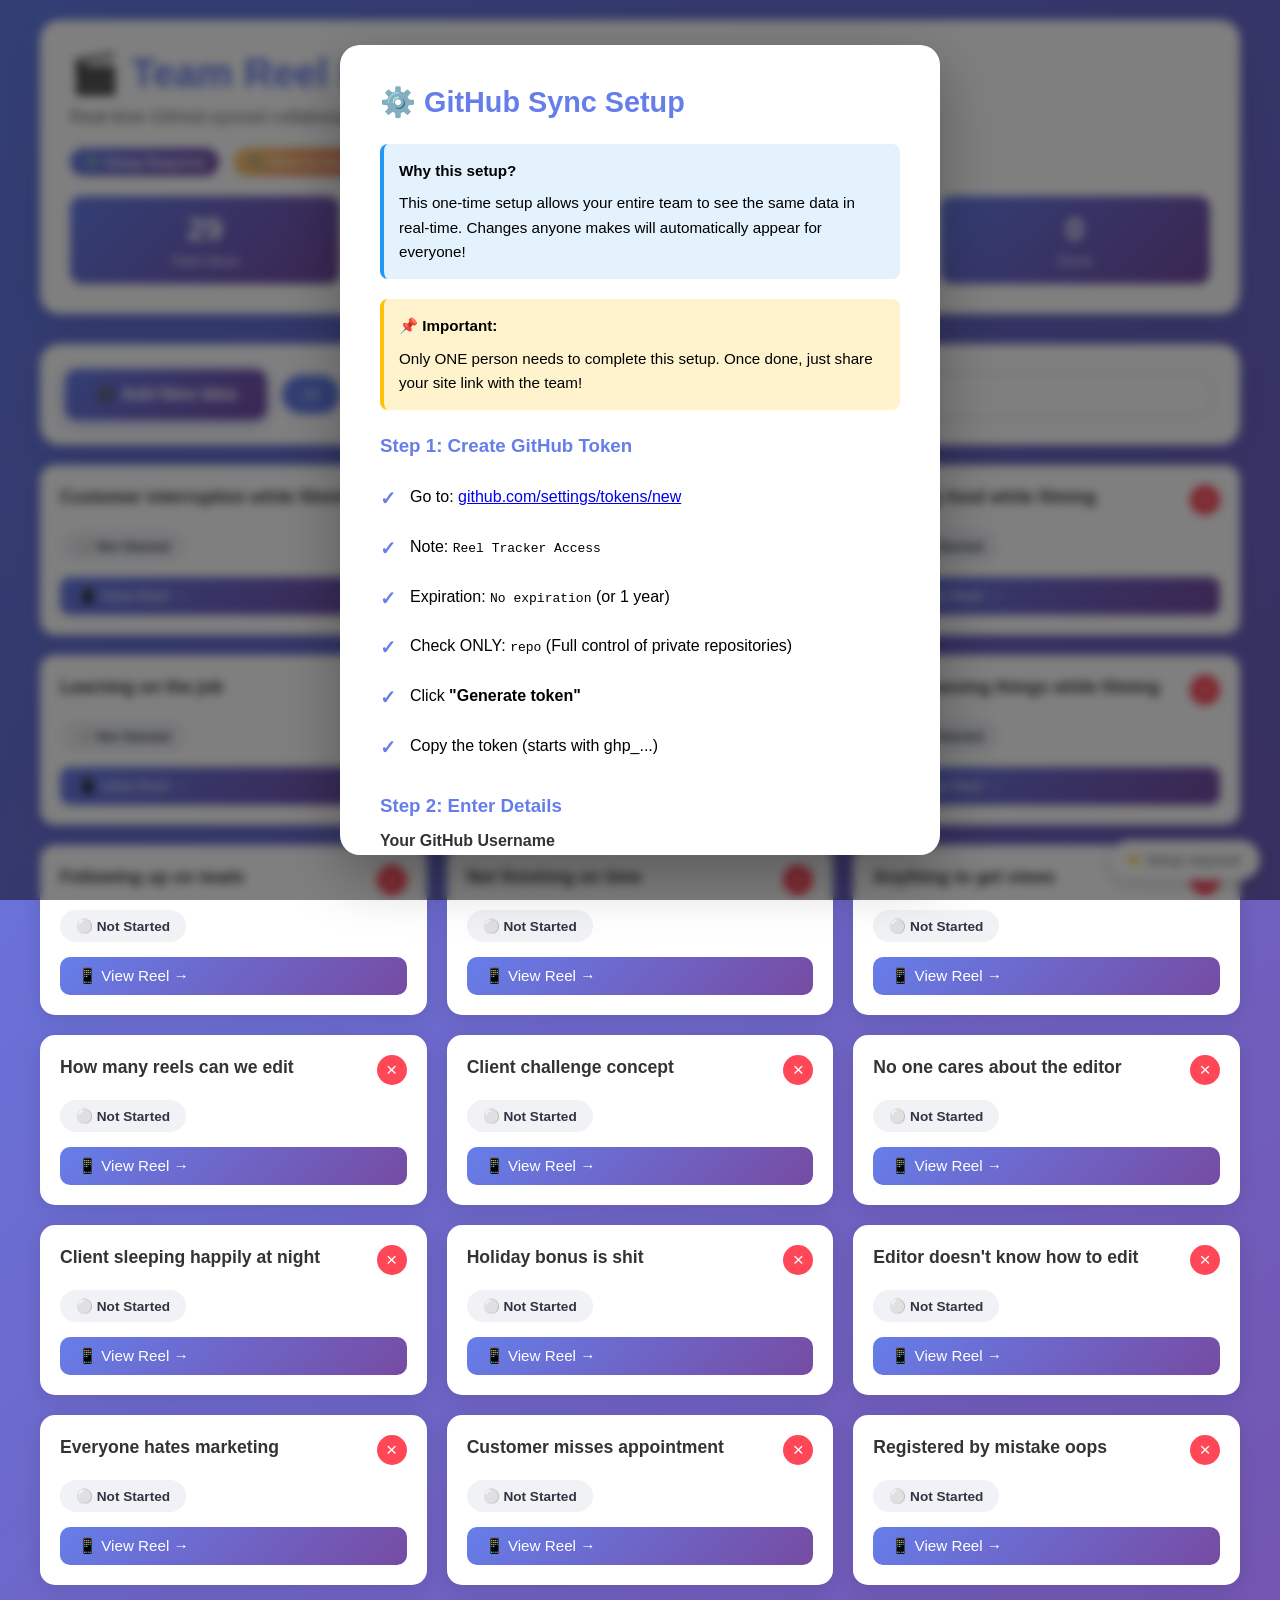
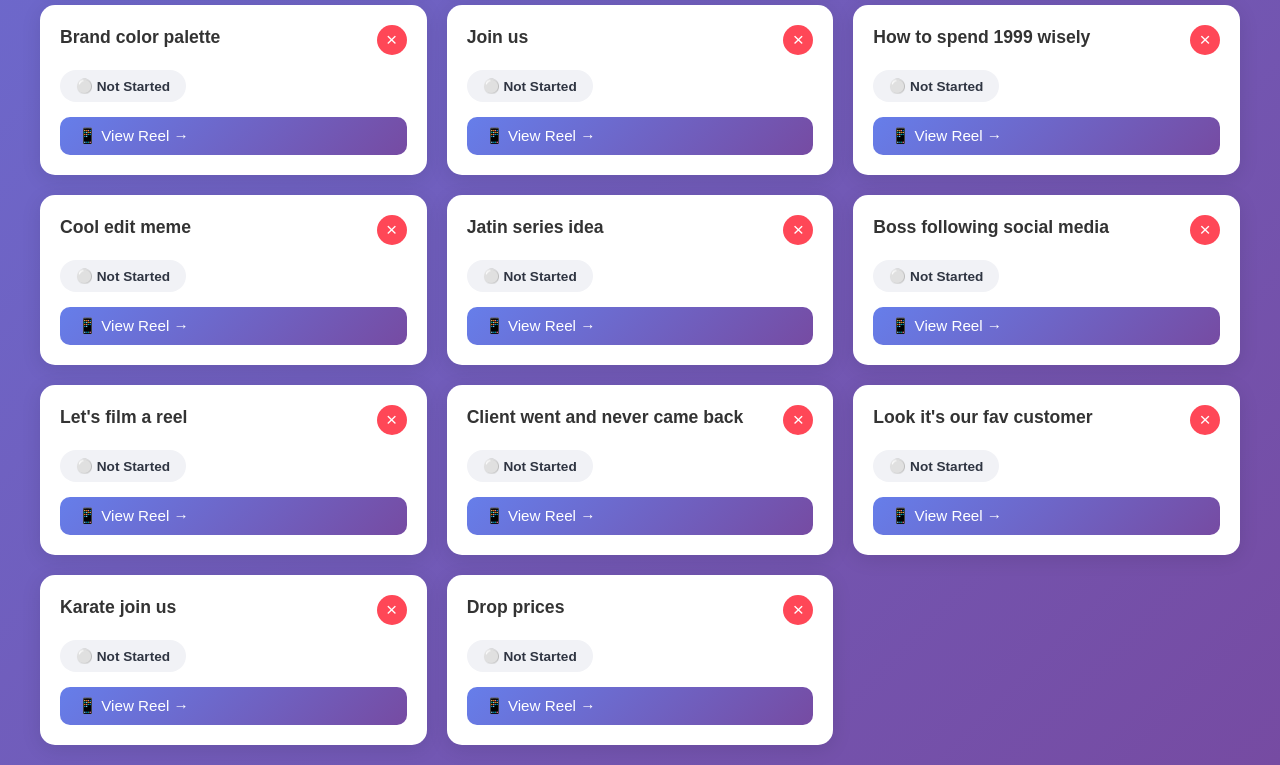
<file: index.html>
<!DOCTYPE html>
<html lang="en">
<head>
    <meta charset="UTF-8">
    <meta name="viewport" content="width=device-width, initial-scale=1.0">
    <title>Team Reel Ideas Tracker</title>
    <style>
        * {
            margin: 0;
            padding: 0;
            box-sizing: border-box;
        }

        body {
            font-family: -apple-system, BlinkMacSystemFont, 'Segoe UI', Roboto, 'Helvetica Neue', Arial, sans-serif;
            background: linear-gradient(135deg, #667eea 0%, #764ba2 100%);
            min-height: 100vh;
            padding: 20px;
        }

        .container {
            max-width: 1200px;
            margin: 0 auto;
        }

        .header {
            background: white;
            padding: 30px;
            border-radius: 20px;
            box-shadow: 0 10px 40px rgba(0,0,0,0.1);
            margin-bottom: 30px;
        }

        h1 {
            color: #667eea;
            font-size: 2.5em;
            margin-bottom: 10px;
        }

        .subtitle {
            color: #666;
            font-size: 1.1em;
        }

        .team-badge {
            display: inline-block;
            background: linear-gradient(135deg, #667eea 0%, #764ba2 100%);
            color: white;
            padding: 6px 14px;
            border-radius: 20px;
            font-size: 0.85em;
            font-weight: 600;
            margin-top: 10px;
            margin-right: 10px;
        }

        .setup-badge {
            background: linear-gradient(135deg, #fdcb6e 0%, #e17055 100%);
            cursor: pointer;
        }

        .setup-badge:hover {
            transform: scale(1.05);
            transition: transform 0.2s;
        }

        .stats {
            display: flex;
            gap: 20px;
            margin-top: 20px;
            flex-wrap: wrap;
        }

        .stat-card {
            background: linear-gradient(135deg, #667eea 0%, #764ba2 100%);
            color: white;
            padding: 15px 25px;
            border-radius: 12px;
            flex: 1;
            min-width: 150px;
            text-align: center;
        }

        .stat-number {
            font-size: 2em;
            font-weight: bold;
        }

        .stat-label {
            font-size: 0.9em;
            opacity: 0.9;
            margin-top: 5px;
        }

        .controls {
            background: white;
            padding: 25px;
            border-radius: 20px;
            box-shadow: 0 10px 40px rgba(0,0,0,0.1);
            margin-bottom: 20px;
            display: flex;
            gap: 15px;
            flex-wrap: wrap;
            align-items: center;
        }

        .add-btn {
            background: linear-gradient(135deg, #667eea 0%, #764ba2 100%);
            color: white;
            border: none;
            padding: 15px 30px;
            border-radius: 12px;
            font-size: 1.1em;
            font-weight: 600;
            cursor: pointer;
            transition: all 0.3s;
            box-shadow: 0 4px 15px rgba(102, 126, 234, 0.4);
        }

        .add-btn:hover {
            transform: translateY(-2px);
            box-shadow: 0 6px 20px rgba(102, 126, 234, 0.6);
        }

        .add-btn:disabled {
            opacity: 0.5;
            cursor: not-allowed;
        }

        .filter-group {
            display: flex;
            gap: 10px;
            flex-wrap: wrap;
            flex: 1;
        }

        .filter-btn {
            padding: 10px 20px;
            border: 2px solid #e0e0e0;
            background: white;
            border-radius: 25px;
            cursor: pointer;
            transition: all 0.3s;
            font-weight: 500;
        }

        .filter-btn.active {
            background: #667eea;
            color: white;
            border-color: #667eea;
        }

        .search-box {
            flex: 1;
            min-width: 200px;
            padding: 12px 20px;
            border: 2px solid #e0e0e0;
            border-radius: 25px;
            font-size: 1em;
            outline: none;
            transition: border-color 0.3s;
        }

        .search-box:focus {
            border-color: #667eea;
        }

        .reels-grid {
            display: grid;
            grid-template-columns: repeat(auto-fill, minmax(350px, 1fr));
            gap: 20px;
        }

        .reel-card {
            background: white;
            border-radius: 15px;
            padding: 20px;
            box-shadow: 0 4px 20px rgba(0,0,0,0.1);
            transition: all 0.3s;
            display: flex;
            flex-direction: column;
            gap: 15px;
        }

        .reel-card:hover {
            transform: translateY(-5px);
            box-shadow: 0 8px 30px rgba(0,0,0,0.15);
        }

        .reel-header {
            display: flex;
            justify-content: space-between;
            align-items: flex-start;
            gap: 10px;
        }

        .reel-description {
            font-size: 1.1em;
            font-weight: 600;
            color: #333;
            flex: 1;
            line-height: 1.4;
        }

        .delete-btn {
            background: #ff4757;
            color: white;
            border: none;
            width: 30px;
            height: 30px;
            border-radius: 50%;
            cursor: pointer;
            font-size: 1.2em;
            display: flex;
            align-items: center;
            justify-content: center;
            transition: all 0.3s;
            flex-shrink: 0;
        }

        .delete-btn:hover {
            background: #ff3838;
            transform: scale(1.1);
        }

        .status-badge {
            display: inline-block;
            padding: 8px 16px;
            border-radius: 20px;
            font-size: 0.85em;
            font-weight: 600;
            cursor: pointer;
            transition: all 0.3s;
            user-select: none;
        }

        .status-not-started {
            background: #f1f2f6;
            color: #2f3542;
        }

        .status-in-progress {
            background: #ffeaa7;
            color: #d63031;
        }

        .status-done {
            background: #55efc4;
            color: #00b894;
        }

        .status-badge:hover {
            transform: scale(1.05);
            box-shadow: 0 2px 8px rgba(0,0,0,0.1);
        }

        .link-btn {
            display: inline-flex;
            align-items: center;
            gap: 8px;
            padding: 10px 18px;
            background: linear-gradient(135deg, #667eea 0%, #764ba2 100%);
            color: white;
            text-decoration: none;
            border-radius: 10px;
            font-weight: 500;
            transition: all 0.3s;
            font-size: 0.95em;
        }

        .link-btn:hover {
            transform: translateX(5px);
            box-shadow: 0 4px 15px rgba(102, 126, 234, 0.4);
        }

        .modal {
            display: none;
            position: fixed;
            top: 0;
            left: 0;
            width: 100%;
            height: 100%;
            background: rgba(0,0,0,0.5);
            backdrop-filter: blur(5px);
            z-index: 1000;
            align-items: center;
            justify-content: center;
        }

        .modal.active {
            display: flex;
        }

        .modal-content {
            background: white;
            padding: 40px;
            border-radius: 20px;
            max-width: 600px;
            width: 90%;
            max-height: 90vh;
            overflow-y: auto;
            box-shadow: 0 20px 60px rgba(0,0,0,0.3);
        }

        .modal-header {
            font-size: 1.8em;
            color: #667eea;
            margin-bottom: 25px;
            font-weight: 700;
        }

        .form-group {
            margin-bottom: 20px;
        }

        .form-label {
            display: block;
            margin-bottom: 8px;
            font-weight: 600;
            color: #333;
        }

        .form-input {
            width: 100%;
            padding: 12px 16px;
            border: 2px solid #e0e0e0;
            border-radius: 10px;
            font-size: 1em;
            outline: none;
            transition: border-color 0.3s;
        }

        .form-input:focus {
            border-color: #667eea;
        }

        .form-buttons {
            display: flex;
            gap: 10px;
            margin-top: 30px;
        }

        .btn {
            flex: 1;
            padding: 14px;
            border: none;
            border-radius: 10px;
            font-size: 1em;
            font-weight: 600;
            cursor: pointer;
            transition: all 0.3s;
        }

        .btn-primary {
            background: linear-gradient(135deg, #667eea 0%, #764ba2 100%);
            color: white;
        }

        .btn-primary:hover {
            transform: translateY(-2px);
            box-shadow: 0 4px 15px rgba(102, 126, 234, 0.4);
        }

        .btn-secondary {
            background: #f1f2f6;
            color: #2f3542;
        }

        .btn-secondary:hover {
            background: #dfe4ea;
        }

        .empty-state {
            text-align: center;
            padding: 60px 20px;
            color: white;
            background: rgba(255,255,255,0.1);
            border-radius: 20px;
            backdrop-filter: blur(10px);
        }

        .empty-state-icon {
            font-size: 4em;
            margin-bottom: 20px;
        }

        .empty-state-text {
            font-size: 1.3em;
            margin-bottom: 10px;
        }

        .loading {
            text-align: center;
            padding: 60px 20px;
            color: white;
            background: rgba(255,255,255,0.1);
            border-radius: 20px;
            backdrop-filter: blur(10px);
            font-size: 1.2em;
        }

        .info-box {
            background: #e3f2fd;
            border-left: 4px solid #2196f3;
            padding: 15px;
            border-radius: 8px;
            margin-bottom: 20px;
            font-size: 0.95em;
            line-height: 1.6;
        }

        .warning-box {
            background: #fff3cd;
            border-left: 4px solid #ffc107;
            padding: 15px;
            border-radius: 8px;
            margin-bottom: 20px;
            font-size: 0.95em;
            line-height: 1.6;
        }

        .success-box {
            background: #d4edda;
            border-left: 4px solid #28a745;
            padding: 15px;
            border-radius: 8px;
            margin-bottom: 20px;
            font-size: 0.95em;
            line-height: 1.6;
        }

        .info-box strong, .warning-box strong, .success-box strong {
            display: block;
            margin-bottom: 8px;
        }

        .setup-steps {
            list-style: none;
            padding: 0;
        }

        .setup-steps li {
            padding: 12px 0;
            padding-left: 30px;
            position: relative;
            line-height: 1.6;
        }

        .setup-steps li:before {
            content: "✓";
            position: absolute;
            left: 0;
            color: #667eea;
            font-weight: bold;
            font-size: 1.2em;
        }

        .code-box {
            background: #f5f5f5;
            padding: 12px;
            border-radius: 8px;
            font-family: 'Courier New', monospace;
            font-size: 0.9em;
            margin: 10px 0;
            overflow-x: auto;
        }

        .sync-indicator {
            position: fixed;
            bottom: 20px;
            right: 20px;
            background: white;
            padding: 12px 20px;
            border-radius: 25px;
            box-shadow: 0 4px 15px rgba(0,0,0,0.2);
            font-size: 0.9em;
            color: #666;
            display: flex;
            align-items: center;
            gap: 8px;
            z-index: 100;
        }

        .sync-dot {
            width: 8px;
            height: 8px;
            border-radius: 50%;
            background: #55efc4;
        }

        .sync-dot.syncing {
            animation: pulse 1s infinite;
        }

        .sync-dot.error {
            background: #ff4757;
        }

        @keyframes pulse {
            0%, 100% { opacity: 1; transform: scale(1); }
            50% { opacity: 0.5; transform: scale(1.2); }
        }

        @media (max-width: 768px) {
            h1 {
                font-size: 2em;
            }

            .reels-grid {
                grid-template-columns: 1fr;
            }

            .controls {
                flex-direction: column;
                align-items: stretch;
            }

            .filter-group {
                width: 100%;
            }
        }
    </style>
</head>
<body>
    <div class="container">
        <div class="header">
            <h1>🎬 Team Reel Ideas Tracker</h1>
            <p class="subtitle">Real-time GitHub-synced collaboration</p>
            <div style="margin-top: 10px;">
                <span class="team-badge" id="statusBadge">⚙️ Setup Required</span>
                <span class="team-badge setup-badge" onclick="openSetupModal()" id="setupBadge">🔧 Click to Setup</span>
            </div>
            <div class="stats">
                <div class="stat-card">
                    <div class="stat-number" id="totalCount">0</div>
                    <div class="stat-label">Total Ideas</div>
                </div>
                <div class="stat-card">
                    <div class="stat-number" id="notStartedCount">0</div>
                    <div class="stat-label">Not Started</div>
                </div>
                <div class="stat-card">
                    <div class="stat-number" id="inProgressCount">0</div>
                    <div class="stat-label">In Progress</div>
                </div>
                <div class="stat-card">
                    <div class="stat-number" id="doneCount">0</div>
                    <div class="stat-label">Done</div>
                </div>
            </div>
        </div>

        <div class="controls">
            <button class="add-btn" onclick="openAddModal()" id="addButton">➕ Add New Idea</button>
            <div class="filter-group">
                <button class="filter-btn active" data-filter="all">All</button>
                <button class="filter-btn" data-filter="not-started">Not Started</button>
                <button class="filter-btn" data-filter="in-progress">In Progress</button>
                <button class="filter-btn" data-filter="done">Done</button>
            </div>
            <input type="text" class="search-box" id="searchBox" placeholder="🔍 Search ideas...">
        </div>

        <div class="reels-grid" id="reelsGrid">
            <div class="loading">Initializing...</div>
        </div>
    </div>

    <div class="sync-indicator" id="syncIndicator">
        <div class="sync-dot" id="syncDot"></div>
        <span id="syncText">Not configured</span>
    </div>

    <div class="modal" id="setupModal">
        <div class="modal-content">
            <div class="modal-header">⚙️ GitHub Sync Setup</div>
            
            <div class="info-box">
                <strong>Why this setup?</strong>
                This one-time setup allows your entire team to see the same data in real-time. Changes anyone makes will automatically appear for everyone!
            </div>

            <div class="warning-box">
                <strong>📌 Important:</strong> Only ONE person needs to complete this setup. Once done, just share your site link with the team!
            </div>

            <h3 style="margin: 25px 0 15px 0; color: #667eea;">Step 1: Create GitHub Token</h3>
            <ol class="setup-steps">
                <li>Go to: <a href="https://github.com/settings/tokens/new" target="_blank">github.com/settings/tokens/new</a></li>
                <li>Note: <code>Reel Tracker Access</code></li>
                <li>Expiration: <code>No expiration</code> (or 1 year)</li>
                <li>Check ONLY: <code>repo</code> (Full control of private repositories)</li>
                <li>Click <strong>"Generate token"</strong></li>
                <li>Copy the token (starts with ghp_...)</li>
            </ol>

            <h3 style="margin: 25px 0 15px 0; color: #667eea;">Step 2: Enter Details</h3>
            <form id="setupForm">
                <div class="form-group">
                    <label class="form-label">Your GitHub Username</label>
                    <input type="text" class="form-input" id="githubUsername" placeholder="jk7831" required>
                </div>
                <div class="form-group">
                    <label class="form-label">Repository Name</label>
                    <input type="text" class="form-input" id="repoName" placeholder="jk7831.github.io" required>
                </div>
                <div class="form-group">
                    <label class="form-label">GitHub Token</label>
                    <input type="password" class="form-input" id="githubToken" placeholder="ghp_xxxxxxxxxxxx" required>
                </div>
                <div class="form-buttons">
                    <button type="submit" class="btn btn-primary">✅ Save & Activate</button>
                    <button type="button" class="btn btn-secondary" onclick="closeSetupModal()">Cancel</button>
                </div>
            </form>

            <div class="success-box" style="margin-top: 20px; display: none;" id="setupSuccess">
                <strong>✅ Success!</strong>
                Your tracker is now synced with GitHub. All team members will see the same data!
            </div>
        </div>
    </div>

    <div class="modal" id="addModal">
        <div class="modal-content">
            <div class="modal-header">Add New Reel Idea</div>
            <form id="addForm">
                <div class="form-group">
                    <label class="form-label">Description</label>
                    <input type="text" class="form-input" id="newDescription" placeholder="Enter reel idea..." required>
                </div>
                <div class="form-group">
                    <label class="form-label">Instagram Link (optional)</label>
                    <input type="url" class="form-input" id="newLink" placeholder="https://www.instagram.com/reel/...">
                </div>
                <div class="form-buttons">
                    <button type="submit" class="btn btn-primary">Add Idea</button>
                    <button type="button" class="btn btn-secondary" onclick="closeAddModal()">Cancel</button>
                </div>
            </form>
        </div>
    </div>

    <script>
        const INITIAL_REELS = [{"description":"Customer interruption while filming","link":"https://www.instagram.com/reel/DLXroUFxv75/?igsh=MTR2bXVoN3Y3cnZtZg=="},{"description":"Need access meme","link":"https://www.instagram.com/reel/DMBj8tZsjAD/?igsh=MWVwbWxjZDZ5cmNoNQ=="},{"description":"Stealing food while filming","link":"https://www.instagram.com/reel/DQmljaFDUUY/?igsh=MXk5aWZyZXRsbjRo"},{"description":"Learning on the job","link":"https://www.instagram.com/reel/DNoG21OqL0p/?igsh=MW5rNGozcGJtYzZxbQ=="},{"description":"Annoyed by marketing","link":"https://www.instagram.com/reel/DMYktzXzNJg/?igsh=MXhzcjFrMGwwaGU0cQ=="},{"description":"Embarrassing things while filming","link":"https://www.instagram.com/reel/DOtLD9oEnWi/?igsh=MTRiZHZ5bXdseTFkeg=="},{"description":"Following up on leads","link":"https://www.instagram.com/reel/DPzGZAXkRy8/?igsh=em0yOWRqMW5maHNq"},{"description":"Not finishing on time","link":"https://www.instagram.com/reel/DMPHDIqSexI/?igsh=ZzA3cmN1bnR3ZXEz"},{"description":"Anything to get views ","link":"https://www.instagram.com/reel/DRUY6gbkkWn/?igsh=ZTRhZ2lvdWY2cWg2"},{"description":"How many reels can we edit","link":"https://www.instagram.com/reel/DQokjDpCV1N/?igsh=MWgwdDhwZGk0aHVjMQ=="},{"description":"Client challenge concept","link":"https://www.instagram.com/reel/DO7bdJ_kl5a/?igsh=MWQ2M2JxZjdvOXdqNQ=="},{"description":"No one cares about the editor","link":"https://www.instagram.com/reel/DRutTGogZx5/?igsh=YjdseDZ5Zm95dHA3"},{"description":"Client sleeping happily at night","link":"https://www.instagram.com/reel/DQXbF4-Erod/?igsh=dTFobXNqMDFocDk="},{"description":"Holiday bonus is shit","link":"https://www.instagram.com/reel/DRxDSVIkUMB/?igsh=MTlubTliZmt0Ym1ndw=="},{"description":"Editor doesn't know how to edit","link":"https://www.instagram.com/reel/DO6RgRskU_v/?igsh=MTdvOTY1MGVjNGVraw=="},{"description":"Everyone hates marketing","link":"https://www.instagram.com/reel/DNatCB8O_A4/?igsh=Njl0N3B1ZjJ6dTNr"},{"description":"Customer misses appointment ","link":"https://www.instagram.com/reel/DOrfaELDjDf/?igsh=MXc1NDV6NGh4cjNocA=="},{"description":"Registered by mistake oops","link":"https://www.instagram.com/reel/DR1Xl0NiHlJ/?igsh=ZGRueTJoYWIzNnNy"},{"description":"Brand color palette ","link":"https://www.instagram.com/reel/DRNI3z-jG5l/?igsh=MWZ2Nms5ODQ4emVrMA=="},{"description":"Join us","link":"https://www.instagram.com/reel/DRvZ_egj2mW/?igsh=NjVlaGM3cjhtc3p1"},{"description":"How to spend 1999 wisely ","link":"https://www.instagram.com/p/DRg66D2gMhh/?igsh=MWltdDJ5Z3YyZHBqMQ=="},{"description":"Cool edit meme","link":"https://www.instagram.com/reel/DSN3WXviaZ1/?igsh=d2FzaGcxOGdpd2pm"},{"description":"Jatin series idea","link":"https://www.instagram.com/reel/DQdHEytkV5Q/?igsh=ejdlNXZ1Z2JoaXRu"},{"description":"Boss following social media","link":"https://www.instagram.com/reel/DRzErk5iDtu/?igsh=MXB5dDF1cnZtb28zaA=="},{"description":"Let's film a reel","link":"https://www.instagram.com/reel/DMGZ1VyNxUq/?igsh=MTRjenNsY3U0bmE3ZQ=="},{"description":"Client went and never came back","link":"https://www.instagram.com/reel/DMgNY3lTxEE/?igsh=MWduczYxMWI4aWluOQ=="},{"description":"Look it's our fav customer","link":"https://www.instagram.com/reel/DOv-UQpkeY7/?igsh=MTlueWpuZ2ZhYTlkZw=="},{"description":"Karate join us","link":"https://www.instagram.com/reel/DQt-ae9EWWx/?igsh=czZrZzZnbmJxczY="},{"description":"Drop prices","link":"https://www.instagram.com/reel/DKxuDKvxWtn/?igsh=MXgwcGdhdGxreGk5Nw=="}];

        let reels = [];
        let currentFilter = 'all';
        let searchTerm = '';
        let config = null;
        let fileSha = null;

        async function initializeApp() {
            loadConfig();
            
            if (config) {
                await loadFromGitHub();
                updateStatusIndicator('synced', 'Synced with GitHub');
            } else {
                loadFromLocalStorage();
                updateStatusIndicator('not-configured', 'Setup required');
                // Show setup modal on first load
                setTimeout(() => openSetupModal(), 500);
            }

            renderReels();
            updateStats();
            setupEventListeners();

            // Auto-sync every 30 seconds if configured
            if (config) {
                setInterval(() => loadFromGitHub(), 30000);
            }
        }

        function loadConfig() {
            const stored = localStorage.getItem('github-config');
            if (stored) {
                try {
                    config = JSON.parse(stored);
                    document.getElementById('statusBadge').textContent = '✅ GitHub Synced';
                    document.getElementById('setupBadge').style.display = 'none';
                } catch (e) {
                    console.error('Error loading config:', e);
                }
            }
        }

        function saveConfig(username, repo, token) {
            config = { username, repo, token };
            localStorage.setItem('github-config', JSON.stringify(config));
            document.getElementById('statusBadge').textContent = '✅ GitHub Synced';
            document.getElementById('setupBadge').style.display = 'none';
        }

        async function loadFromGitHub() {
            if (!config) return;

            updateStatusIndicator('syncing', 'Syncing...');

            try {
                const response = await fetch(
                    `https://api.github.com/repos/${config.username}/${config.repo}/contents/reels-data.json`,
                    {
                        headers: {
                            'Authorization': `token ${config.token}`,
                            'Accept': 'application/vnd.github.v3+json'
                        }
                    }
                );

                if (response.ok) {
                    const data = await response.json();
                    fileSha = data.sha;
                    const content = atob(data.content);
                    reels = JSON.parse(content);
                    console.log('Loaded from GitHub:', reels.length, 'reels');
                    updateStatusIndicator('synced', 'Synced');
                } else if (response.status === 404) {
                    // File doesn't exist yet, create it
                    console.log('Data file not found, initializing...');
                    reels = INITIAL_REELS.map(r => ({
                        id: generateId(),
                        description: r.description,
                        link: r.link,
                        status: 'not-started',
                        createdAt: new Date().toISOString()
                    }));
                    await saveToGitHub();
                } else {
                    throw new Error(`GitHub API error: ${response.status}`);
                }
            } catch (error) {
                console.error('Error loading from GitHub:', error);
                updateStatusIndicator('error', 'Sync error');
                loadFromLocalStorage();
            }
        }

        async function saveToGitHub() {
            if (!config) {
                console.log('No config, saving locally only');
                saveToLocalStorage();
                return;
            }

            updateStatusIndicator('syncing', 'Saving...');

            try {
                const content = btoa(JSON.stringify(reels, null, 2));
                const body = {
                    message: 'Update reel tracker data',
                    content: content
                };

                if (fileSha) {
                    body.sha = fileSha;
                }

                const response = await fetch(
                    `https://api.github.com/repos/${config.username}/${config.repo}/contents/reels-data.json`,
                    {
                        method: 'PUT',
                        headers: {
                            'Authorization': `token ${config.token}`,
                            'Accept': 'application/vnd.github.v3+json',
                            'Content-Type': 'application/json'
                        },
                        body: JSON.stringify(body)
                    }
                );

                if (response.ok) {
                    const data = await response.json();
                    fileSha = data.content.sha;
                    console.log('Saved to GitHub');
                    updateStatusIndicator('synced', 'Synced');
                    saveToLocalStorage(); // Backup
                } else {
                    throw new Error(`GitHub API error: ${response.status}`);
                }
            } catch (error) {
                console.error('Error saving to GitHub:', error);
                updateStatusIndicator('error', 'Save failed');
                alert('Failed to save to GitHub. Changes saved locally only.');
                saveToLocalStorage();
            }
        }

        function loadFromLocalStorage() {
            const stored = localStorage.getItem('reels-data-backup');
            if (stored) {
                try {
                    reels = JSON.parse(stored);
                } catch (e) {
                    initializeWithDefaultData();
                }
            } else {
                initializeWithDefaultData();
            }
        }

        function saveToLocalStorage() {
            localStorage.setItem('reels-data-backup', JSON.stringify(reels));
        }

        function initializeWithDefaultData() {
            reels = INITIAL_REELS.map(r => ({
                id: generateId(),
                description: r.description,
                link: r.link,
                status: 'not-started',
                createdAt: new Date().toISOString()
            }));
        }

        function updateStatusIndicator(status, text) {
            const dot = document.getElementById('syncDot');
            const syncText = document.getElementById('syncText');
            
            dot.className = 'sync-dot';
            syncText.textContent = text;

            if (status === 'syncing') {
                dot.classList.add('syncing');
            } else if (status === 'error') {
                dot.classList.add('error');
            } else if (status === 'not-configured') {
                dot.style.background = '#ffc107';
            }
        }

        function generateId() {
            return Date.now().toString(36) + Math.random().toString(36).substr(2);
        }

        function setupEventListeners() {
            document.querySelectorAll('.filter-btn').forEach(btn => {
                btn.addEventListener('click', (e) => {
                    document.querySelectorAll('.filter-btn').forEach(b => b.classList.remove('active'));
                    e.target.classList.add('active');
                    currentFilter = e.target.dataset.filter;
                    renderReels();
                });
            });

            document.getElementById('searchBox').addEventListener('input', (e) => {
                searchTerm = e.target.value.toLowerCase();
                renderReels();
            });

            document.getElementById('addForm').addEventListener('submit', async (e) => {
                e.preventDefault();
                await addReel();
            });

            document.getElementById('setupForm').addEventListener('submit', async (e) => {
                e.preventDefault();
                await setupGitHub();
            });
        }

        function getFilteredReels() {
            let filtered = reels;

            if (currentFilter !== 'all') {
                filtered = filtered.filter(r => r.status === currentFilter);
            }

            if (searchTerm) {
                filtered = filtered.filter(r => 
                    r.description.toLowerCase().includes(searchTerm)
                );
            }

            return filtered;
        }

        function renderReels() {
            const grid = document.getElementById('reelsGrid');
            const filtered = getFilteredReels();

            if (filtered.length === 0) {
                grid.innerHTML = `
                    <div class="empty-state">
                        <div class="empty-state-icon">🎬</div>
                        <div class="empty-state-text">No reels found</div>
                        <p>Try adjusting your filters or search</p>
                    </div>
                `;
                return;
            }

            grid.innerHTML = filtered.map(reel => `
                <div class="reel-card">
                    <div class="reel-header">
                        <div class="reel-description">${escapeHtml(reel.description)}</div>
                        <button class="delete-btn" onclick="deleteReel('${reel.id}')">×</button>
                    </div>
                    <div>
                        <span class="status-badge status-${reel.status}" onclick="cycleStatus('${reel.id}')">
                            ${getStatusText(reel.status)}
                        </span>
                    </div>
                    ${reel.link ? `
                        <a href="${escapeHtml(reel.link)}" target="_blank" class="link-btn">
                            📱 View Reel →
                        </a>
                    ` : ''}
                </div>
            `).join('');
        }

        function escapeHtml(text) {
            const div = document.createElement('div');
            div.textContent = text;
            return div.innerHTML;
        }

        function getStatusText(status) {
            const map = {
                'not-started': '⚪ Not Started',
                'in-progress': '🟡 In Progress',
                'done': '✅ Done'
            };
            return map[status] || status;
        }

        async function cycleStatus(id) {
            const reel = reels.find(r => r.id === id);
            if (!reel) return;

            const cycle = {
                'not-started': 'in-progress',
                'in-progress': 'done',
                'done': 'not-started'
            };

            reel.status = cycle[reel.status];
            reel.updatedAt = new Date().toISOString();
            
            await saveToGitHub();
            renderReels();
            updateStats();
        }

        async function deleteReel(id) {
            if (confirm('Delete this reel idea? This will affect the whole team.')) {
                reels = reels.filter(r => r.id !== id);
                await saveToGitHub();
                renderReels();
                updateStats();
            }
        }

        function updateStats() {
            document.getElementById('totalCount').textContent = reels.length;
            document.getElementById('notStartedCount').textContent = 
                reels.filter(r => r.status === 'not-started').length;
            document.getElementById('inProgressCount').textContent = 
                reels.filter(r => r.status === 'in-progress').length;
            document.getElementById('doneCount').textContent = 
                reels.filter(r => r.status === 'done').length;
        }

        function openAddModal() {
            document.getElementById('addModal').classList.add('active');
            document.getElementById('newDescription').focus();
        }

        function closeAddModal() {
            document.getElementById('addModal').classList.remove('active');
            document.getElementById('addForm').reset();
        }

        function openSetupModal() {
            document.getElementById('setupModal').classList.add('active');
        }

        function closeSetupModal() {
            document.getElementById('setupModal').classList.remove('active');
        }

        async function addReel() {
            const description = document.getElementById('newDescription').value.trim();
            const link = document.getElementById('newLink').value.trim();

            if (!description) return;

            const addBtn = document.getElementById('addButton');
            addBtn.disabled = true;
            addBtn.textContent = 'Adding...';

            const newReel = {
                id: generateId(),
                description,
                link,
                status: 'not-started',
                createdAt: new Date().toISOString()
            };

            reels.unshift(newReel);
            await saveToGitHub();
            renderReels();
            updateStats();
            closeAddModal();

            addBtn.disabled = false;
            addBtn.textContent = '➕ Add New Idea';
        }

        async function setupGitHub() {
            const username = document.getElementById('githubUsername').value.trim();
            const repo = document.getElementById('repoName').value.trim();
            const token = document.getElementById('githubToken').value.trim();

            if (!username || !repo || !token) {
                alert('Please fill in all fields');
                return;
            }

            // Save config
            saveConfig(username, repo, token);

            // Test connection and initialize
            try {
                await loadFromGitHub();
                document.getElementById('setupSuccess').style.display = 'block';
                setTimeout(() => {
                    closeSetupModal();
                    location.reload();
                }, 2000);
            } catch (error) {
                alert('Error connecting to GitHub. Please check your credentials.');
            }
        }

        // Modal click handlers
        document.getElementById('addModal').addEventListener('click', (e) => {
            if (e.target.id === 'addModal') closeAddModal();
        });

        document.getElementById('setupModal').addEventListener('click', (e) => {
            if (e.target.id === 'setupModal') closeSetupModal();
        });

        initializeApp();
    </script>
</body>
</html>
</file>
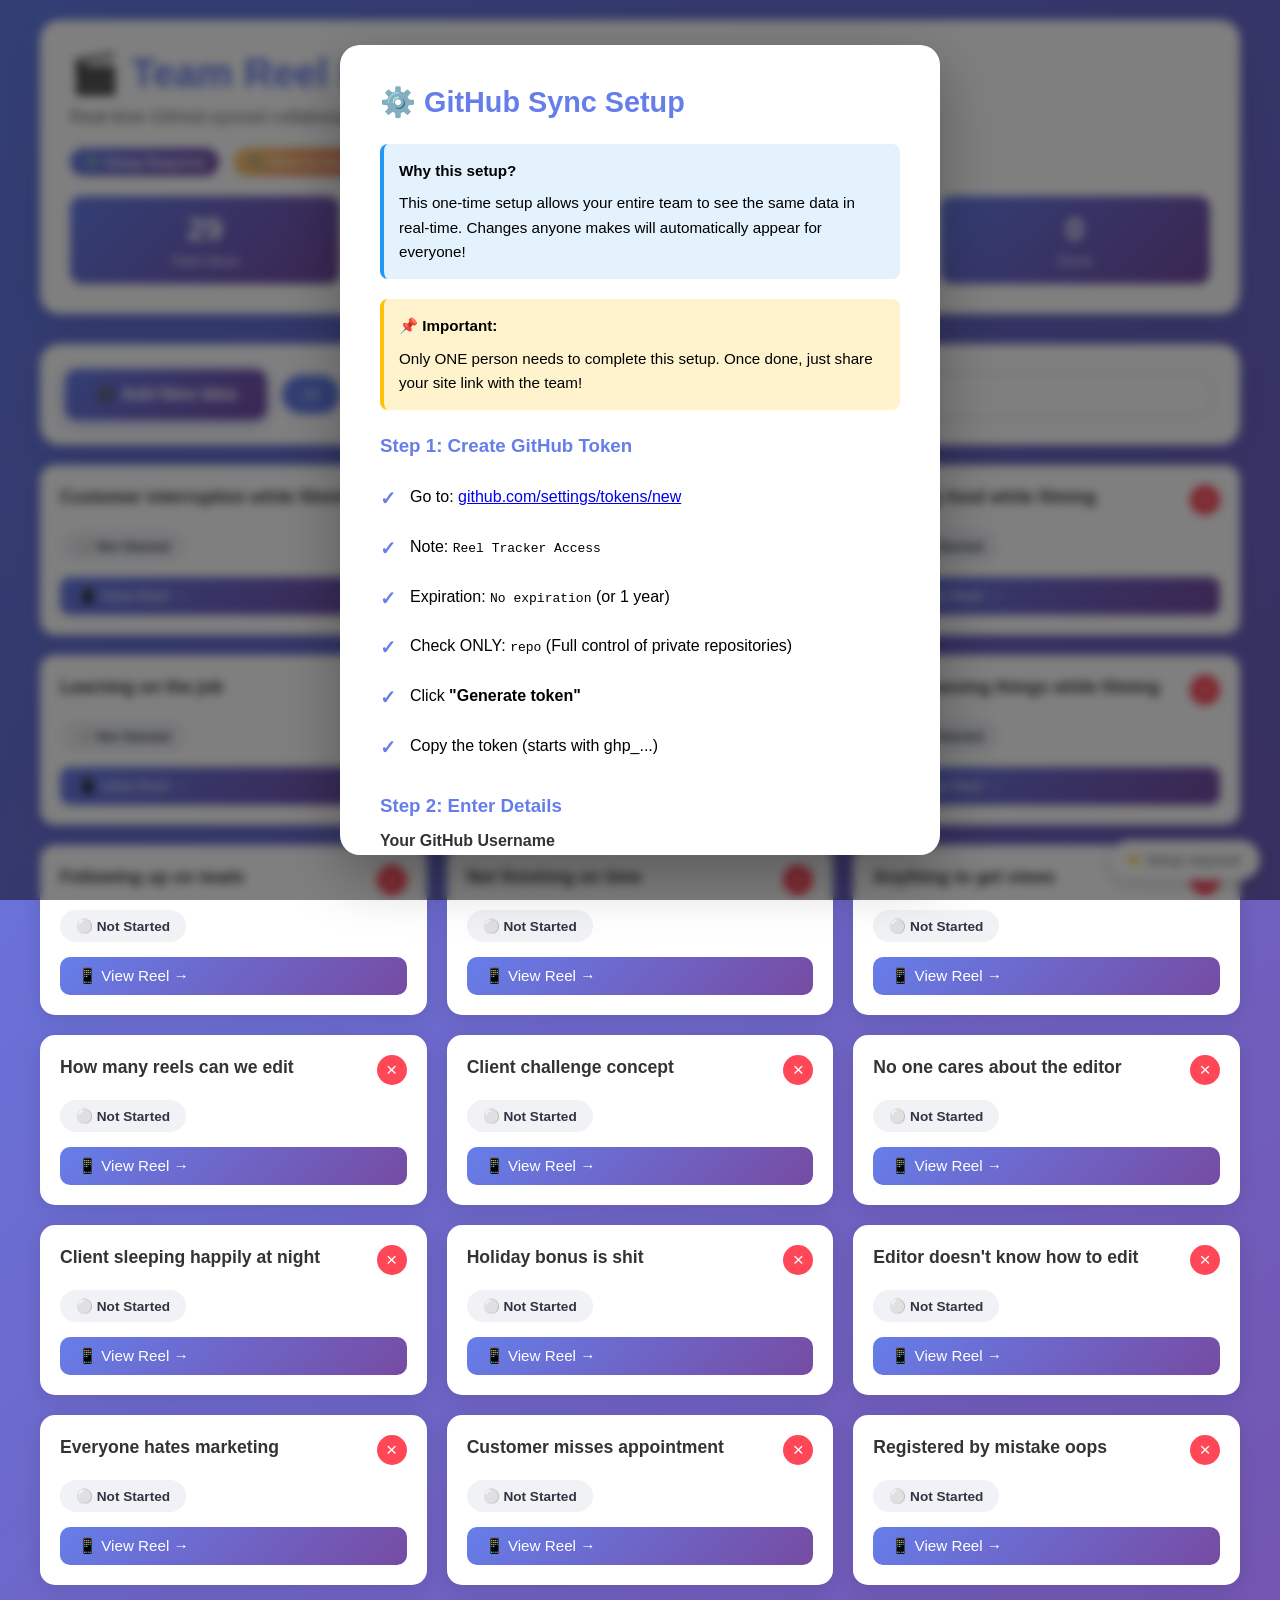
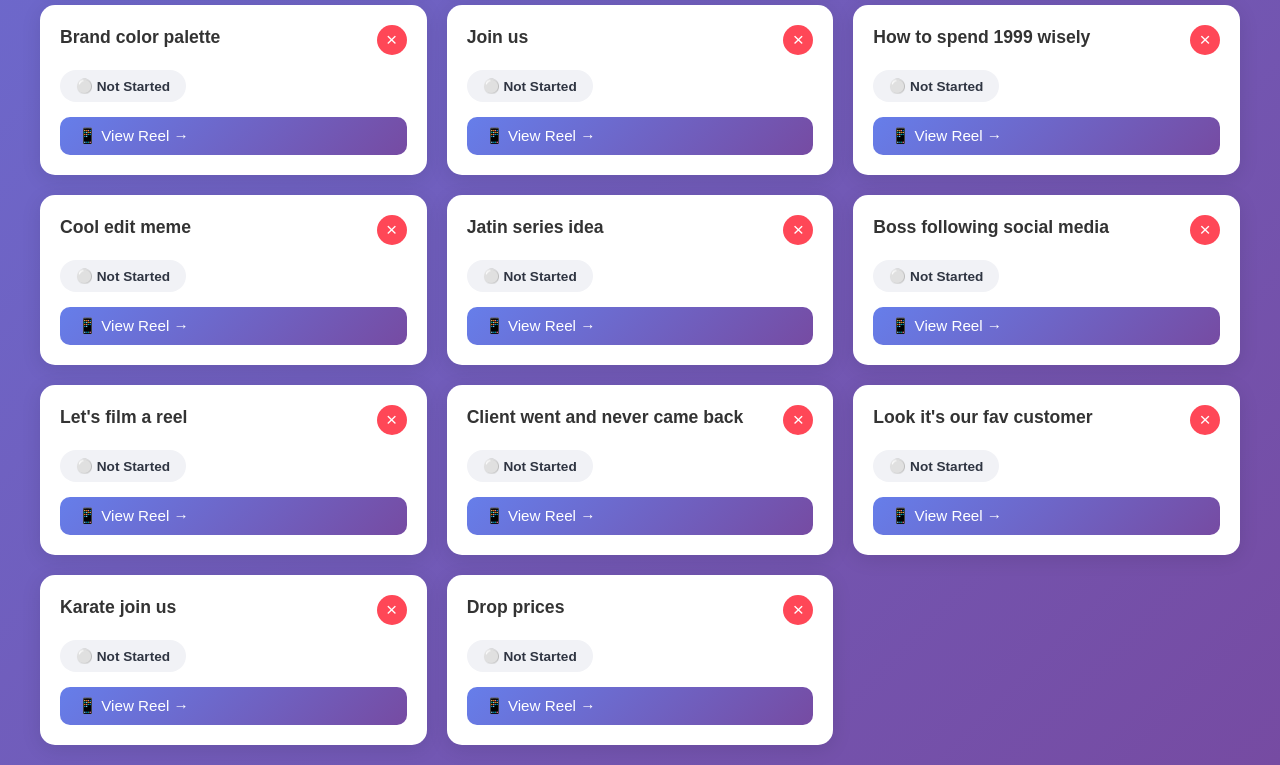
<file: github-sync-reel-tracker.html>
<!DOCTYPE html>
<html lang="en">
<head>
    <meta charset="UTF-8">
    <meta name="viewport" content="width=device-width, initial-scale=1.0">
    <title>Team Reel Ideas Tracker</title>
    <style>
        * {
            margin: 0;
            padding: 0;
            box-sizing: border-box;
        }

        body {
            font-family: -apple-system, BlinkMacSystemFont, 'Segoe UI', Roboto, 'Helvetica Neue', Arial, sans-serif;
            background: linear-gradient(135deg, #667eea 0%, #764ba2 100%);
            min-height: 100vh;
            padding: 20px;
        }

        .container {
            max-width: 1200px;
            margin: 0 auto;
        }

        .header {
            background: white;
            padding: 30px;
            border-radius: 20px;
            box-shadow: 0 10px 40px rgba(0,0,0,0.1);
            margin-bottom: 30px;
        }

        h1 {
            color: #667eea;
            font-size: 2.5em;
            margin-bottom: 10px;
        }

        .subtitle {
            color: #666;
            font-size: 1.1em;
        }

        .team-badge {
            display: inline-block;
            background: linear-gradient(135deg, #667eea 0%, #764ba2 100%);
            color: white;
            padding: 6px 14px;
            border-radius: 20px;
            font-size: 0.85em;
            font-weight: 600;
            margin-top: 10px;
            margin-right: 10px;
        }

        .setup-badge {
            background: linear-gradient(135deg, #fdcb6e 0%, #e17055 100%);
            cursor: pointer;
        }

        .setup-badge:hover {
            transform: scale(1.05);
            transition: transform 0.2s;
        }

        .stats {
            display: flex;
            gap: 20px;
            margin-top: 20px;
            flex-wrap: wrap;
        }

        .stat-card {
            background: linear-gradient(135deg, #667eea 0%, #764ba2 100%);
            color: white;
            padding: 15px 25px;
            border-radius: 12px;
            flex: 1;
            min-width: 150px;
            text-align: center;
        }

        .stat-number {
            font-size: 2em;
            font-weight: bold;
        }

        .stat-label {
            font-size: 0.9em;
            opacity: 0.9;
            margin-top: 5px;
        }

        .controls {
            background: white;
            padding: 25px;
            border-radius: 20px;
            box-shadow: 0 10px 40px rgba(0,0,0,0.1);
            margin-bottom: 20px;
            display: flex;
            gap: 15px;
            flex-wrap: wrap;
            align-items: center;
        }

        .add-btn {
            background: linear-gradient(135deg, #667eea 0%, #764ba2 100%);
            color: white;
            border: none;
            padding: 15px 30px;
            border-radius: 12px;
            font-size: 1.1em;
            font-weight: 600;
            cursor: pointer;
            transition: all 0.3s;
            box-shadow: 0 4px 15px rgba(102, 126, 234, 0.4);
        }

        .add-btn:hover {
            transform: translateY(-2px);
            box-shadow: 0 6px 20px rgba(102, 126, 234, 0.6);
        }

        .add-btn:disabled {
            opacity: 0.5;
            cursor: not-allowed;
        }

        .filter-group {
            display: flex;
            gap: 10px;
            flex-wrap: wrap;
            flex: 1;
        }

        .filter-btn {
            padding: 10px 20px;
            border: 2px solid #e0e0e0;
            background: white;
            border-radius: 25px;
            cursor: pointer;
            transition: all 0.3s;
            font-weight: 500;
        }

        .filter-btn.active {
            background: #667eea;
            color: white;
            border-color: #667eea;
        }

        .search-box {
            flex: 1;
            min-width: 200px;
            padding: 12px 20px;
            border: 2px solid #e0e0e0;
            border-radius: 25px;
            font-size: 1em;
            outline: none;
            transition: border-color 0.3s;
        }

        .search-box:focus {
            border-color: #667eea;
        }

        .reels-grid {
            display: grid;
            grid-template-columns: repeat(auto-fill, minmax(350px, 1fr));
            gap: 20px;
        }

        .reel-card {
            background: white;
            border-radius: 15px;
            padding: 20px;
            box-shadow: 0 4px 20px rgba(0,0,0,0.1);
            transition: all 0.3s;
            display: flex;
            flex-direction: column;
            gap: 15px;
        }

        .reel-card:hover {
            transform: translateY(-5px);
            box-shadow: 0 8px 30px rgba(0,0,0,0.15);
        }

        .reel-header {
            display: flex;
            justify-content: space-between;
            align-items: flex-start;
            gap: 10px;
        }

        .reel-description {
            font-size: 1.1em;
            font-weight: 600;
            color: #333;
            flex: 1;
            line-height: 1.4;
        }

        .delete-btn {
            background: #ff4757;
            color: white;
            border: none;
            width: 30px;
            height: 30px;
            border-radius: 50%;
            cursor: pointer;
            font-size: 1.2em;
            display: flex;
            align-items: center;
            justify-content: center;
            transition: all 0.3s;
            flex-shrink: 0;
        }

        .delete-btn:hover {
            background: #ff3838;
            transform: scale(1.1);
        }

        .status-badge {
            display: inline-block;
            padding: 8px 16px;
            border-radius: 20px;
            font-size: 0.85em;
            font-weight: 600;
            cursor: pointer;
            transition: all 0.3s;
            user-select: none;
        }

        .status-not-started {
            background: #f1f2f6;
            color: #2f3542;
        }

        .status-in-progress {
            background: #ffeaa7;
            color: #d63031;
        }

        .status-done {
            background: #55efc4;
            color: #00b894;
        }

        .status-badge:hover {
            transform: scale(1.05);
            box-shadow: 0 2px 8px rgba(0,0,0,0.1);
        }

        .link-btn {
            display: inline-flex;
            align-items: center;
            gap: 8px;
            padding: 10px 18px;
            background: linear-gradient(135deg, #667eea 0%, #764ba2 100%);
            color: white;
            text-decoration: none;
            border-radius: 10px;
            font-weight: 500;
            transition: all 0.3s;
            font-size: 0.95em;
        }

        .link-btn:hover {
            transform: translateX(5px);
            box-shadow: 0 4px 15px rgba(102, 126, 234, 0.4);
        }

        .modal {
            display: none;
            position: fixed;
            top: 0;
            left: 0;
            width: 100%;
            height: 100%;
            background: rgba(0,0,0,0.5);
            backdrop-filter: blur(5px);
            z-index: 1000;
            align-items: center;
            justify-content: center;
        }

        .modal.active {
            display: flex;
        }

        .modal-content {
            background: white;
            padding: 40px;
            border-radius: 20px;
            max-width: 600px;
            width: 90%;
            max-height: 90vh;
            overflow-y: auto;
            box-shadow: 0 20px 60px rgba(0,0,0,0.3);
        }

        .modal-header {
            font-size: 1.8em;
            color: #667eea;
            margin-bottom: 25px;
            font-weight: 700;
        }

        .form-group {
            margin-bottom: 20px;
        }

        .form-label {
            display: block;
            margin-bottom: 8px;
            font-weight: 600;
            color: #333;
        }

        .form-input {
            width: 100%;
            padding: 12px 16px;
            border: 2px solid #e0e0e0;
            border-radius: 10px;
            font-size: 1em;
            outline: none;
            transition: border-color 0.3s;
        }

        .form-input:focus {
            border-color: #667eea;
        }

        .form-buttons {
            display: flex;
            gap: 10px;
            margin-top: 30px;
        }

        .btn {
            flex: 1;
            padding: 14px;
            border: none;
            border-radius: 10px;
            font-size: 1em;
            font-weight: 600;
            cursor: pointer;
            transition: all 0.3s;
        }

        .btn-primary {
            background: linear-gradient(135deg, #667eea 0%, #764ba2 100%);
            color: white;
        }

        .btn-primary:hover {
            transform: translateY(-2px);
            box-shadow: 0 4px 15px rgba(102, 126, 234, 0.4);
        }

        .btn-secondary {
            background: #f1f2f6;
            color: #2f3542;
        }

        .btn-secondary:hover {
            background: #dfe4ea;
        }

        .empty-state {
            text-align: center;
            padding: 60px 20px;
            color: white;
            background: rgba(255,255,255,0.1);
            border-radius: 20px;
            backdrop-filter: blur(10px);
        }

        .empty-state-icon {
            font-size: 4em;
            margin-bottom: 20px;
        }

        .empty-state-text {
            font-size: 1.3em;
            margin-bottom: 10px;
        }

        .loading {
            text-align: center;
            padding: 60px 20px;
            color: white;
            background: rgba(255,255,255,0.1);
            border-radius: 20px;
            backdrop-filter: blur(10px);
            font-size: 1.2em;
        }

        .info-box {
            background: #e3f2fd;
            border-left: 4px solid #2196f3;
            padding: 15px;
            border-radius: 8px;
            margin-bottom: 20px;
            font-size: 0.95em;
            line-height: 1.6;
        }

        .warning-box {
            background: #fff3cd;
            border-left: 4px solid #ffc107;
            padding: 15px;
            border-radius: 8px;
            margin-bottom: 20px;
            font-size: 0.95em;
            line-height: 1.6;
        }

        .success-box {
            background: #d4edda;
            border-left: 4px solid #28a745;
            padding: 15px;
            border-radius: 8px;
            margin-bottom: 20px;
            font-size: 0.95em;
            line-height: 1.6;
        }

        .info-box strong, .warning-box strong, .success-box strong {
            display: block;
            margin-bottom: 8px;
        }

        .setup-steps {
            list-style: none;
            padding: 0;
        }

        .setup-steps li {
            padding: 12px 0;
            padding-left: 30px;
            position: relative;
            line-height: 1.6;
        }

        .setup-steps li:before {
            content: "✓";
            position: absolute;
            left: 0;
            color: #667eea;
            font-weight: bold;
            font-size: 1.2em;
        }

        .code-box {
            background: #f5f5f5;
            padding: 12px;
            border-radius: 8px;
            font-family: 'Courier New', monospace;
            font-size: 0.9em;
            margin: 10px 0;
            overflow-x: auto;
        }

        .sync-indicator {
            position: fixed;
            bottom: 20px;
            right: 20px;
            background: white;
            padding: 12px 20px;
            border-radius: 25px;
            box-shadow: 0 4px 15px rgba(0,0,0,0.2);
            font-size: 0.9em;
            color: #666;
            display: flex;
            align-items: center;
            gap: 8px;
            z-index: 100;
        }

        .sync-dot {
            width: 8px;
            height: 8px;
            border-radius: 50%;
            background: #55efc4;
        }

        .sync-dot.syncing {
            animation: pulse 1s infinite;
        }

        .sync-dot.error {
            background: #ff4757;
        }

        @keyframes pulse {
            0%, 100% { opacity: 1; transform: scale(1); }
            50% { opacity: 0.5; transform: scale(1.2); }
        }

        @media (max-width: 768px) {
            h1 {
                font-size: 2em;
            }

            .reels-grid {
                grid-template-columns: 1fr;
            }

            .controls {
                flex-direction: column;
                align-items: stretch;
            }

            .filter-group {
                width: 100%;
            }
        }
    </style>
</head>
<body>
    <div class="container">
        <div class="header">
            <h1>🎬 Team Reel Ideas Tracker</h1>
            <p class="subtitle">Real-time GitHub-synced collaboration</p>
            <div style="margin-top: 10px;">
                <span class="team-badge" id="statusBadge">⚙️ Setup Required</span>
                <span class="team-badge setup-badge" onclick="openSetupModal()" id="setupBadge">🔧 Click to Setup</span>
            </div>
            <div class="stats">
                <div class="stat-card">
                    <div class="stat-number" id="totalCount">0</div>
                    <div class="stat-label">Total Ideas</div>
                </div>
                <div class="stat-card">
                    <div class="stat-number" id="notStartedCount">0</div>
                    <div class="stat-label">Not Started</div>
                </div>
                <div class="stat-card">
                    <div class="stat-number" id="inProgressCount">0</div>
                    <div class="stat-label">In Progress</div>
                </div>
                <div class="stat-card">
                    <div class="stat-number" id="doneCount">0</div>
                    <div class="stat-label">Done</div>
                </div>
            </div>
        </div>

        <div class="controls">
            <button class="add-btn" onclick="openAddModal()" id="addButton">➕ Add New Idea</button>
            <div class="filter-group">
                <button class="filter-btn active" data-filter="all">All</button>
                <button class="filter-btn" data-filter="not-started">Not Started</button>
                <button class="filter-btn" data-filter="in-progress">In Progress</button>
                <button class="filter-btn" data-filter="done">Done</button>
            </div>
            <input type="text" class="search-box" id="searchBox" placeholder="🔍 Search ideas...">
        </div>

        <div class="reels-grid" id="reelsGrid">
            <div class="loading">Initializing...</div>
        </div>
    </div>

    <div class="sync-indicator" id="syncIndicator">
        <div class="sync-dot" id="syncDot"></div>
        <span id="syncText">Not configured</span>
    </div>

    <div class="modal" id="setupModal">
        <div class="modal-content">
            <div class="modal-header">⚙️ GitHub Sync Setup</div>
            
            <div class="info-box">
                <strong>Why this setup?</strong>
                This one-time setup allows your entire team to see the same data in real-time. Changes anyone makes will automatically appear for everyone!
            </div>

            <div class="warning-box">
                <strong>📌 Important:</strong> Only ONE person needs to complete this setup. Once done, just share your site link with the team!
            </div>

            <h3 style="margin: 25px 0 15px 0; color: #667eea;">Step 1: Create GitHub Token</h3>
            <ol class="setup-steps">
                <li>Go to: <a href="https://github.com/settings/tokens/new" target="_blank">github.com/settings/tokens/new</a></li>
                <li>Note: <code>Reel Tracker Access</code></li>
                <li>Expiration: <code>No expiration</code> (or 1 year)</li>
                <li>Check ONLY: <code>repo</code> (Full control of private repositories)</li>
                <li>Click <strong>"Generate token"</strong></li>
                <li>Copy the token (starts with ghp_...)</li>
            </ol>

            <h3 style="margin: 25px 0 15px 0; color: #667eea;">Step 2: Enter Details</h3>
            <form id="setupForm">
                <div class="form-group">
                    <label class="form-label">Your GitHub Username</label>
                    <input type="text" class="form-input" id="githubUsername" placeholder="jk7831" required>
                </div>
                <div class="form-group">
                    <label class="form-label">Repository Name</label>
                    <input type="text" class="form-input" id="repoName" placeholder="jk7831.github.io" required>
                </div>
                <div class="form-group">
                    <label class="form-label">GitHub Token</label>
                    <input type="password" class="form-input" id="githubToken" placeholder="ghp_xxxxxxxxxxxx" required>
                </div>
                <div class="form-buttons">
                    <button type="submit" class="btn btn-primary">✅ Save & Activate</button>
                    <button type="button" class="btn btn-secondary" onclick="closeSetupModal()">Cancel</button>
                </div>
            </form>

            <div class="success-box" style="margin-top: 20px; display: none;" id="setupSuccess">
                <strong>✅ Success!</strong>
                Your tracker is now synced with GitHub. All team members will see the same data!
            </div>
        </div>
    </div>

    <div class="modal" id="addModal">
        <div class="modal-content">
            <div class="modal-header">Add New Reel Idea</div>
            <form id="addForm">
                <div class="form-group">
                    <label class="form-label">Description</label>
                    <input type="text" class="form-input" id="newDescription" placeholder="Enter reel idea..." required>
                </div>
                <div class="form-group">
                    <label class="form-label">Instagram Link (optional)</label>
                    <input type="url" class="form-input" id="newLink" placeholder="https://www.instagram.com/reel/...">
                </div>
                <div class="form-buttons">
                    <button type="submit" class="btn btn-primary">Add Idea</button>
                    <button type="button" class="btn btn-secondary" onclick="closeAddModal()">Cancel</button>
                </div>
            </form>
        </div>
    </div>

    <script>
        const INITIAL_REELS = [{"description":"Customer interruption while filming","link":"https://www.instagram.com/reel/DLXroUFxv75/?igsh=MTR2bXVoN3Y3cnZtZg=="},{"description":"Need access meme","link":"https://www.instagram.com/reel/DMBj8tZsjAD/?igsh=MWVwbWxjZDZ5cmNoNQ=="},{"description":"Stealing food while filming","link":"https://www.instagram.com/reel/DQmljaFDUUY/?igsh=MXk5aWZyZXRsbjRo"},{"description":"Learning on the job","link":"https://www.instagram.com/reel/DNoG21OqL0p/?igsh=MW5rNGozcGJtYzZxbQ=="},{"description":"Annoyed by marketing","link":"https://www.instagram.com/reel/DMYktzXzNJg/?igsh=MXhzcjFrMGwwaGU0cQ=="},{"description":"Embarrassing things while filming","link":"https://www.instagram.com/reel/DOtLD9oEnWi/?igsh=MTRiZHZ5bXdseTFkeg=="},{"description":"Following up on leads","link":"https://www.instagram.com/reel/DPzGZAXkRy8/?igsh=em0yOWRqMW5maHNq"},{"description":"Not finishing on time","link":"https://www.instagram.com/reel/DMPHDIqSexI/?igsh=ZzA3cmN1bnR3ZXEz"},{"description":"Anything to get views ","link":"https://www.instagram.com/reel/DRUY6gbkkWn/?igsh=ZTRhZ2lvdWY2cWg2"},{"description":"How many reels can we edit","link":"https://www.instagram.com/reel/DQokjDpCV1N/?igsh=MWgwdDhwZGk0aHVjMQ=="},{"description":"Client challenge concept","link":"https://www.instagram.com/reel/DO7bdJ_kl5a/?igsh=MWQ2M2JxZjdvOXdqNQ=="},{"description":"No one cares about the editor","link":"https://www.instagram.com/reel/DRutTGogZx5/?igsh=YjdseDZ5Zm95dHA3"},{"description":"Client sleeping happily at night","link":"https://www.instagram.com/reel/DQXbF4-Erod/?igsh=dTFobXNqMDFocDk="},{"description":"Holiday bonus is shit","link":"https://www.instagram.com/reel/DRxDSVIkUMB/?igsh=MTlubTliZmt0Ym1ndw=="},{"description":"Editor doesn't know how to edit","link":"https://www.instagram.com/reel/DO6RgRskU_v/?igsh=MTdvOTY1MGVjNGVraw=="},{"description":"Everyone hates marketing","link":"https://www.instagram.com/reel/DNatCB8O_A4/?igsh=Njl0N3B1ZjJ6dTNr"},{"description":"Customer misses appointment ","link":"https://www.instagram.com/reel/DOrfaELDjDf/?igsh=MXc1NDV6NGh4cjNocA=="},{"description":"Registered by mistake oops","link":"https://www.instagram.com/reel/DR1Xl0NiHlJ/?igsh=ZGRueTJoYWIzNnNy"},{"description":"Brand color palette ","link":"https://www.instagram.com/reel/DRNI3z-jG5l/?igsh=MWZ2Nms5ODQ4emVrMA=="},{"description":"Join us","link":"https://www.instagram.com/reel/DRvZ_egj2mW/?igsh=NjVlaGM3cjhtc3p1"},{"description":"How to spend 1999 wisely ","link":"https://www.instagram.com/p/DRg66D2gMhh/?igsh=MWltdDJ5Z3YyZHBqMQ=="},{"description":"Cool edit meme","link":"https://www.instagram.com/reel/DSN3WXviaZ1/?igsh=d2FzaGcxOGdpd2pm"},{"description":"Jatin series idea","link":"https://www.instagram.com/reel/DQdHEytkV5Q/?igsh=ejdlNXZ1Z2JoaXRu"},{"description":"Boss following social media","link":"https://www.instagram.com/reel/DRzErk5iDtu/?igsh=MXB5dDF1cnZtb28zaA=="},{"description":"Let's film a reel","link":"https://www.instagram.com/reel/DMGZ1VyNxUq/?igsh=MTRjenNsY3U0bmE3ZQ=="},{"description":"Client went and never came back","link":"https://www.instagram.com/reel/DMgNY3lTxEE/?igsh=MWduczYxMWI4aWluOQ=="},{"description":"Look it's our fav customer","link":"https://www.instagram.com/reel/DOv-UQpkeY7/?igsh=MTlueWpuZ2ZhYTlkZw=="},{"description":"Karate join us","link":"https://www.instagram.com/reel/DQt-ae9EWWx/?igsh=czZrZzZnbmJxczY="},{"description":"Drop prices","link":"https://www.instagram.com/reel/DKxuDKvxWtn/?igsh=MXgwcGdhdGxreGk5Nw=="}];

        let reels = [];
        let currentFilter = 'all';
        let searchTerm = '';
        let config = null;
        let fileSha = null;

        async function initializeApp() {
            loadConfig();
            
            if (config) {
                await loadFromGitHub();
                updateStatusIndicator('synced', 'Synced with GitHub');
            } else {
                loadFromLocalStorage();
                updateStatusIndicator('not-configured', 'Setup required');
                // Show setup modal on first load
                setTimeout(() => openSetupModal(), 500);
            }

            renderReels();
            updateStats();
            setupEventListeners();

            // Auto-sync every 30 seconds if configured
            if (config) {
                setInterval(() => loadFromGitHub(), 30000);
            }
        }

        function loadConfig() {
            const stored = localStorage.getItem('github-config');
            if (stored) {
                try {
                    config = JSON.parse(stored);
                    document.getElementById('statusBadge').textContent = '✅ GitHub Synced';
                    document.getElementById('setupBadge').style.display = 'none';
                } catch (e) {
                    console.error('Error loading config:', e);
                }
            }
        }

        function saveConfig(username, repo, token) {
            config = { username, repo, token };
            localStorage.setItem('github-config', JSON.stringify(config));
            document.getElementById('statusBadge').textContent = '✅ GitHub Synced';
            document.getElementById('setupBadge').style.display = 'none';
        }

        async function loadFromGitHub() {
            if (!config) return;

            updateStatusIndicator('syncing', 'Syncing...');

            try {
                const response = await fetch(
                    `https://api.github.com/repos/${config.username}/${config.repo}/contents/reels-data.json`,
                    {
                        headers: {
                            'Authorization': `token ${config.token}`,
                            'Accept': 'application/vnd.github.v3+json'
                        }
                    }
                );

                if (response.ok) {
                    const data = await response.json();
                    fileSha = data.sha;
                    const content = atob(data.content);
                    reels = JSON.parse(content);
                    console.log('Loaded from GitHub:', reels.length, 'reels');
                    updateStatusIndicator('synced', 'Synced');
                } else if (response.status === 404) {
                    // File doesn't exist yet, create it
                    console.log('Data file not found, initializing...');
                    reels = INITIAL_REELS.map(r => ({
                        id: generateId(),
                        description: r.description,
                        link: r.link,
                        status: 'not-started',
                        createdAt: new Date().toISOString()
                    }));
                    await saveToGitHub();
                } else {
                    throw new Error(`GitHub API error: ${response.status}`);
                }
            } catch (error) {
                console.error('Error loading from GitHub:', error);
                updateStatusIndicator('error', 'Sync error');
                loadFromLocalStorage();
            }
        }

        async function saveToGitHub() {
            if (!config) {
                console.log('No config, saving locally only');
                saveToLocalStorage();
                return;
            }

            updateStatusIndicator('syncing', 'Saving...');

            try {
                const content = btoa(JSON.stringify(reels, null, 2));
                const body = {
                    message: 'Update reel tracker data',
                    content: content
                };

                if (fileSha) {
                    body.sha = fileSha;
                }

                const response = await fetch(
                    `https://api.github.com/repos/${config.username}/${config.repo}/contents/reels-data.json`,
                    {
                        method: 'PUT',
                        headers: {
                            'Authorization': `token ${config.token}`,
                            'Accept': 'application/vnd.github.v3+json',
                            'Content-Type': 'application/json'
                        },
                        body: JSON.stringify(body)
                    }
                );

                if (response.ok) {
                    const data = await response.json();
                    fileSha = data.content.sha;
                    console.log('Saved to GitHub');
                    updateStatusIndicator('synced', 'Synced');
                    saveToLocalStorage(); // Backup
                } else {
                    throw new Error(`GitHub API error: ${response.status}`);
                }
            } catch (error) {
                console.error('Error saving to GitHub:', error);
                updateStatusIndicator('error', 'Save failed');
                alert('Failed to save to GitHub. Changes saved locally only.');
                saveToLocalStorage();
            }
        }

        function loadFromLocalStorage() {
            const stored = localStorage.getItem('reels-data-backup');
            if (stored) {
                try {
                    reels = JSON.parse(stored);
                } catch (e) {
                    initializeWithDefaultData();
                }
            } else {
                initializeWithDefaultData();
            }
        }

        function saveToLocalStorage() {
            localStorage.setItem('reels-data-backup', JSON.stringify(reels));
        }

        function initializeWithDefaultData() {
            reels = INITIAL_REELS.map(r => ({
                id: generateId(),
                description: r.description,
                link: r.link,
                status: 'not-started',
                createdAt: new Date().toISOString()
            }));
        }

        function updateStatusIndicator(status, text) {
            const dot = document.getElementById('syncDot');
            const syncText = document.getElementById('syncText');
            
            dot.className = 'sync-dot';
            syncText.textContent = text;

            if (status === 'syncing') {
                dot.classList.add('syncing');
            } else if (status === 'error') {
                dot.classList.add('error');
            } else if (status === 'not-configured') {
                dot.style.background = '#ffc107';
            }
        }

        function generateId() {
            return Date.now().toString(36) + Math.random().toString(36).substr(2);
        }

        function setupEventListeners() {
            document.querySelectorAll('.filter-btn').forEach(btn => {
                btn.addEventListener('click', (e) => {
                    document.querySelectorAll('.filter-btn').forEach(b => b.classList.remove('active'));
                    e.target.classList.add('active');
                    currentFilter = e.target.dataset.filter;
                    renderReels();
                });
            });

            document.getElementById('searchBox').addEventListener('input', (e) => {
                searchTerm = e.target.value.toLowerCase();
                renderReels();
            });

            document.getElementById('addForm').addEventListener('submit', async (e) => {
                e.preventDefault();
                await addReel();
            });

            document.getElementById('setupForm').addEventListener('submit', async (e) => {
                e.preventDefault();
                await setupGitHub();
            });
        }

        function getFilteredReels() {
            let filtered = reels;

            if (currentFilter !== 'all') {
                filtered = filtered.filter(r => r.status === currentFilter);
            }

            if (searchTerm) {
                filtered = filtered.filter(r => 
                    r.description.toLowerCase().includes(searchTerm)
                );
            }

            return filtered;
        }

        function renderReels() {
            const grid = document.getElementById('reelsGrid');
            const filtered = getFilteredReels();

            if (filtered.length === 0) {
                grid.innerHTML = `
                    <div class="empty-state">
                        <div class="empty-state-icon">🎬</div>
                        <div class="empty-state-text">No reels found</div>
                        <p>Try adjusting your filters or search</p>
                    </div>
                `;
                return;
            }

            grid.innerHTML = filtered.map(reel => `
                <div class="reel-card">
                    <div class="reel-header">
                        <div class="reel-description">${escapeHtml(reel.description)}</div>
                        <button class="delete-btn" onclick="deleteReel('${reel.id}')">×</button>
                    </div>
                    <div>
                        <span class="status-badge status-${reel.status}" onclick="cycleStatus('${reel.id}')">
                            ${getStatusText(reel.status)}
                        </span>
                    </div>
                    ${reel.link ? `
                        <a href="${escapeHtml(reel.link)}" target="_blank" class="link-btn">
                            📱 View Reel →
                        </a>
                    ` : ''}
                </div>
            `).join('');
        }

        function escapeHtml(text) {
            const div = document.createElement('div');
            div.textContent = text;
            return div.innerHTML;
        }

        function getStatusText(status) {
            const map = {
                'not-started': '⚪ Not Started',
                'in-progress': '🟡 In Progress',
                'done': '✅ Done'
            };
            return map[status] || status;
        }

        async function cycleStatus(id) {
            const reel = reels.find(r => r.id === id);
            if (!reel) return;

            const cycle = {
                'not-started': 'in-progress',
                'in-progress': 'done',
                'done': 'not-started'
            };

            reel.status = cycle[reel.status];
            reel.updatedAt = new Date().toISOString();
            
            await saveToGitHub();
            renderReels();
            updateStats();
        }

        async function deleteReel(id) {
            if (confirm('Delete this reel idea? This will affect the whole team.')) {
                reels = reels.filter(r => r.id !== id);
                await saveToGitHub();
                renderReels();
                updateStats();
            }
        }

        function updateStats() {
            document.getElementById('totalCount').textContent = reels.length;
            document.getElementById('notStartedCount').textContent = 
                reels.filter(r => r.status === 'not-started').length;
            document.getElementById('inProgressCount').textContent = 
                reels.filter(r => r.status === 'in-progress').length;
            document.getElementById('doneCount').textContent = 
                reels.filter(r => r.status === 'done').length;
        }

        function openAddModal() {
            document.getElementById('addModal').classList.add('active');
            document.getElementById('newDescription').focus();
        }

        function closeAddModal() {
            document.getElementById('addModal').classList.remove('active');
            document.getElementById('addForm').reset();
        }

        function openSetupModal() {
            document.getElementById('setupModal').classList.add('active');
        }

        function closeSetupModal() {
            document.getElementById('setupModal').classList.remove('active');
        }

        async function addReel() {
            const description = document.getElementById('newDescription').value.trim();
            const link = document.getElementById('newLink').value.trim();

            if (!description) return;

            const addBtn = document.getElementById('addButton');
            addBtn.disabled = true;
            addBtn.textContent = 'Adding...';

            const newReel = {
                id: generateId(),
                description,
                link,
                status: 'not-started',
                createdAt: new Date().toISOString()
            };

            reels.unshift(newReel);
            await saveToGitHub();
            renderReels();
            updateStats();
            closeAddModal();

            addBtn.disabled = false;
            addBtn.textContent = '➕ Add New Idea';
        }

        async function setupGitHub() {
            const username = document.getElementById('githubUsername').value.trim();
            const repo = document.getElementById('repoName').value.trim();
            const token = document.getElementById('githubToken').value.trim();

            if (!username || !repo || !token) {
                alert('Please fill in all fields');
                return;
            }

            // Save config
            saveConfig(username, repo, token);

            // Test connection and initialize
            try {
                await loadFromGitHub();
                document.getElementById('setupSuccess').style.display = 'block';
                setTimeout(() => {
                    closeSetupModal();
                    location.reload();
                }, 2000);
            } catch (error) {
                alert('Error connecting to GitHub. Please check your credentials.');
            }
        }

        // Modal click handlers
        document.getElementById('addModal').addEventListener('click', (e) => {
            if (e.target.id === 'addModal') closeAddModal();
        });

        document.getElementById('setupModal').addEventListener('click', (e) => {
            if (e.target.id === 'setupModal') closeSetupModal();
        });

        initializeApp();
    </script>
</body>
</html>
</file>
